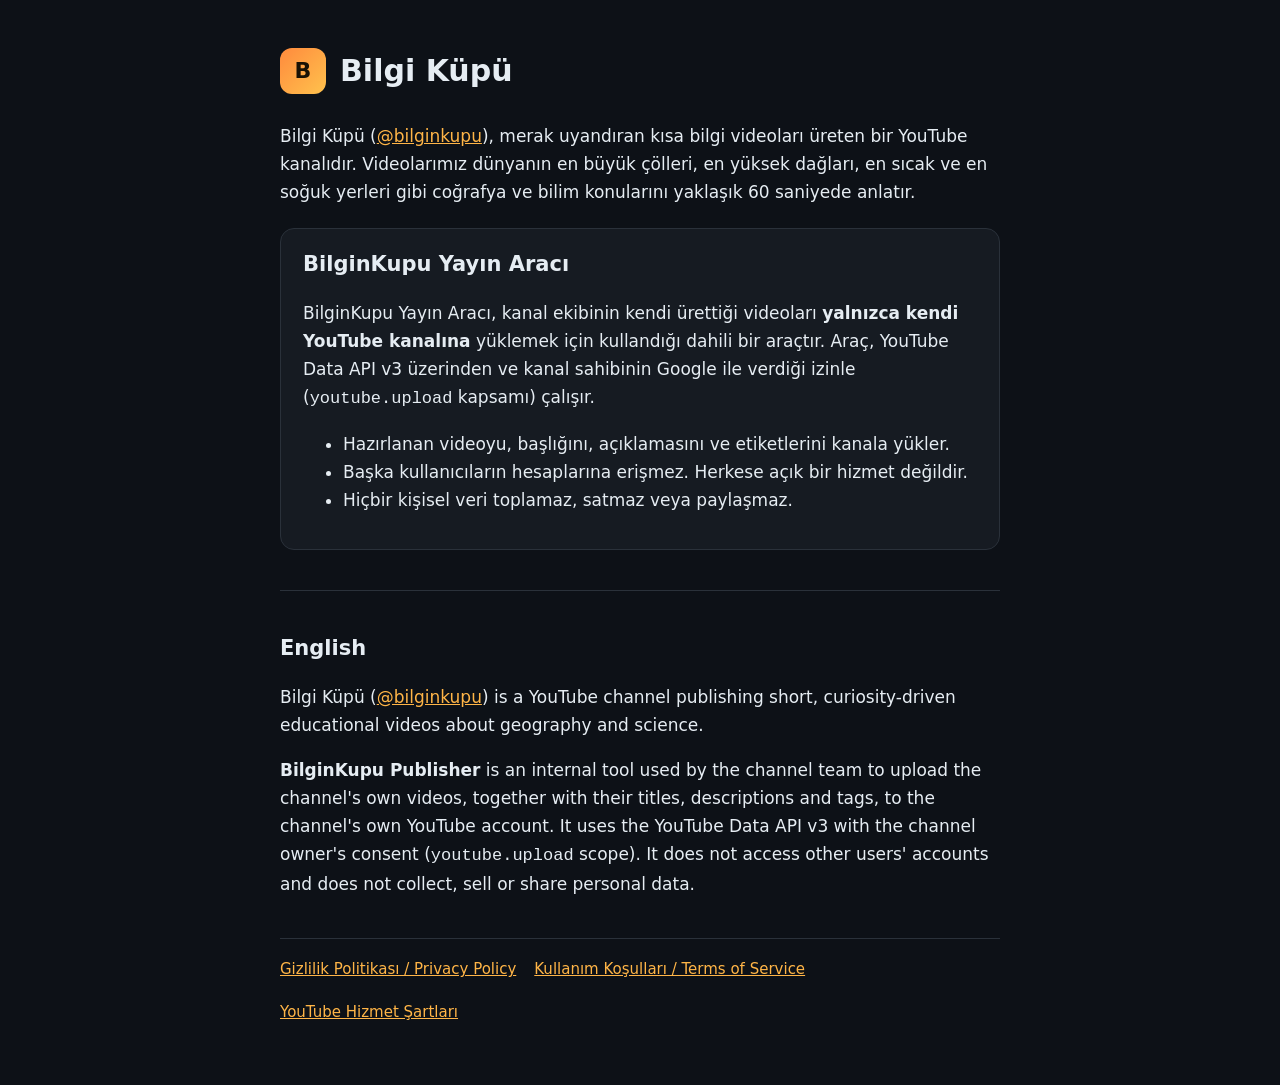
<file: index.html>
<!doctype html>
<html lang="tr">
<head>
  <meta charset="utf-8">
  <meta name="viewport" content="width=device-width, initial-scale=1">
  <title>Bilgi Küpü</title>
  <meta name="description" content="BilginKupu: merak uyandıran kısa bilgi videoları ve kanalın kendi videolarını yükleyen yayın aracı.">
  <link rel="stylesheet" href="style.css">
</head>
<body>
<main>
  <header><div class="logo">B</div><h1>Bilgi Küpü</h1></header>

  <p>Bilgi Küpü (<a href="https://www.youtube.com/@bilginkupu">@bilginkupu</a>), merak uyandıran kısa bilgi videoları üreten bir YouTube kanalıdır. Videolarımız dünyanın en büyük çölleri, en yüksek dağları, en sıcak ve en soğuk yerleri gibi coğrafya ve bilim konularını yaklaşık 60 saniyede anlatır.</p>

  <div class="card">
    <h2 style="margin-top:0">BilginKupu Yayın Aracı</h2>
    <p>BilginKupu Yayın Aracı, kanal ekibinin kendi ürettiği videoları <strong>yalnızca kendi YouTube kanalına</strong> yüklemek için kullandığı dahili bir araçtır. Araç, YouTube Data API v3 üzerinden ve kanal sahibinin Google ile verdiği izinle (<code>youtube.upload</code> kapsamı) çalışır.</p>
    <ul>
      <li>Hazırlanan videoyu, başlığını, açıklamasını ve etiketlerini kanala yükler.</li>
      <li>Başka kullanıcıların hesaplarına erişmez. Herkese açık bir hizmet değildir.</li>
      <li>Hiçbir kişisel veri toplamaz, satmaz veya paylaşmaz.</li>
    </ul>
  </div>

  <hr>
  <h2>English</h2>
  <p>Bilgi Küpü (<a href="https://www.youtube.com/@bilginkupu">@bilginkupu</a>) is a YouTube channel publishing short, curiosity-driven educational videos about geography and science.</p>
  <p><strong>BilginKupu Publisher</strong> is an internal tool used by the channel team to upload the channel's own videos, together with their titles, descriptions and tags, to the channel's own YouTube account. It uses the YouTube Data API v3 with the channel owner's consent (<code>youtube.upload</code> scope). It does not access other users' accounts and does not collect, sell or share personal data.</p>

  <nav>
    <a href="privacy.html">Gizlilik Politikası / Privacy Policy</a>
    <a href="terms.html">Kullanım Koşulları / Terms of Service</a>
    <a href="https://www.youtube.com/t/terms">YouTube Hizmet Şartları</a>
  </nav>
</main>
</body>
</html>
</file>
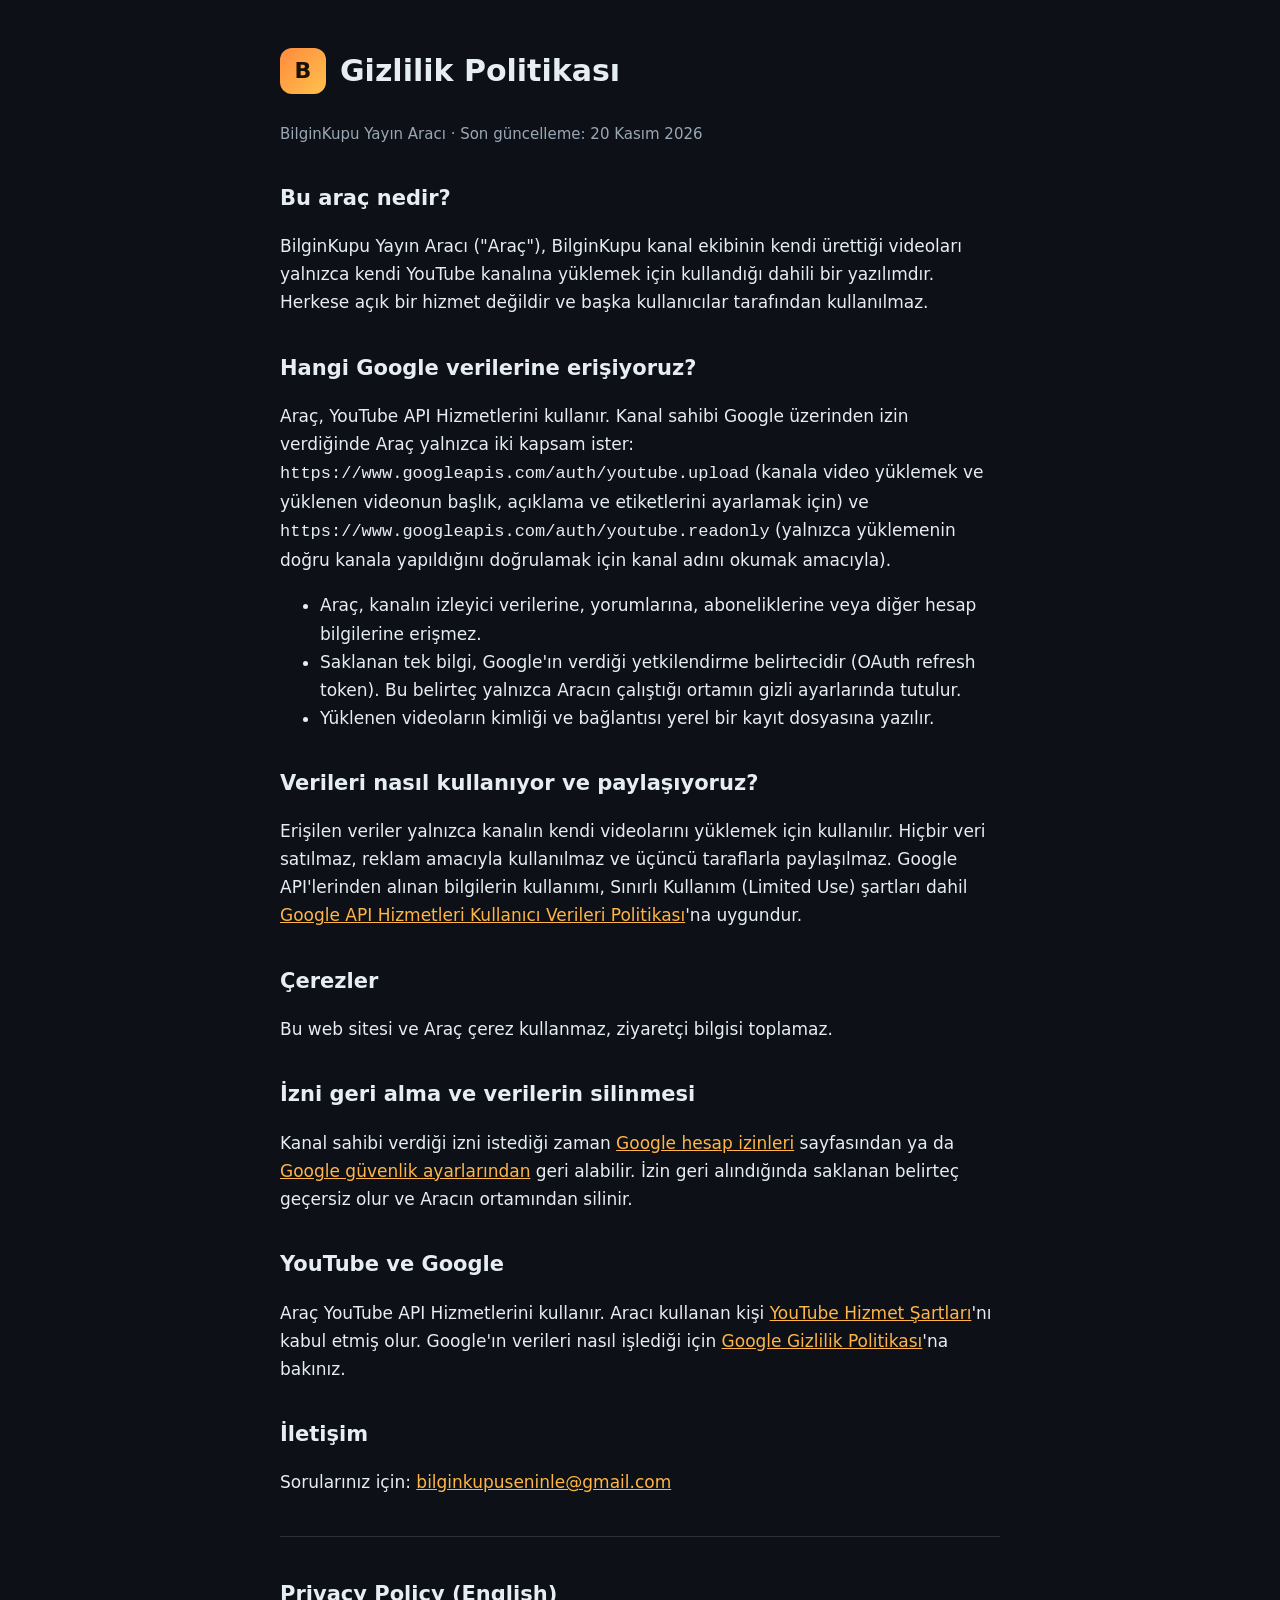
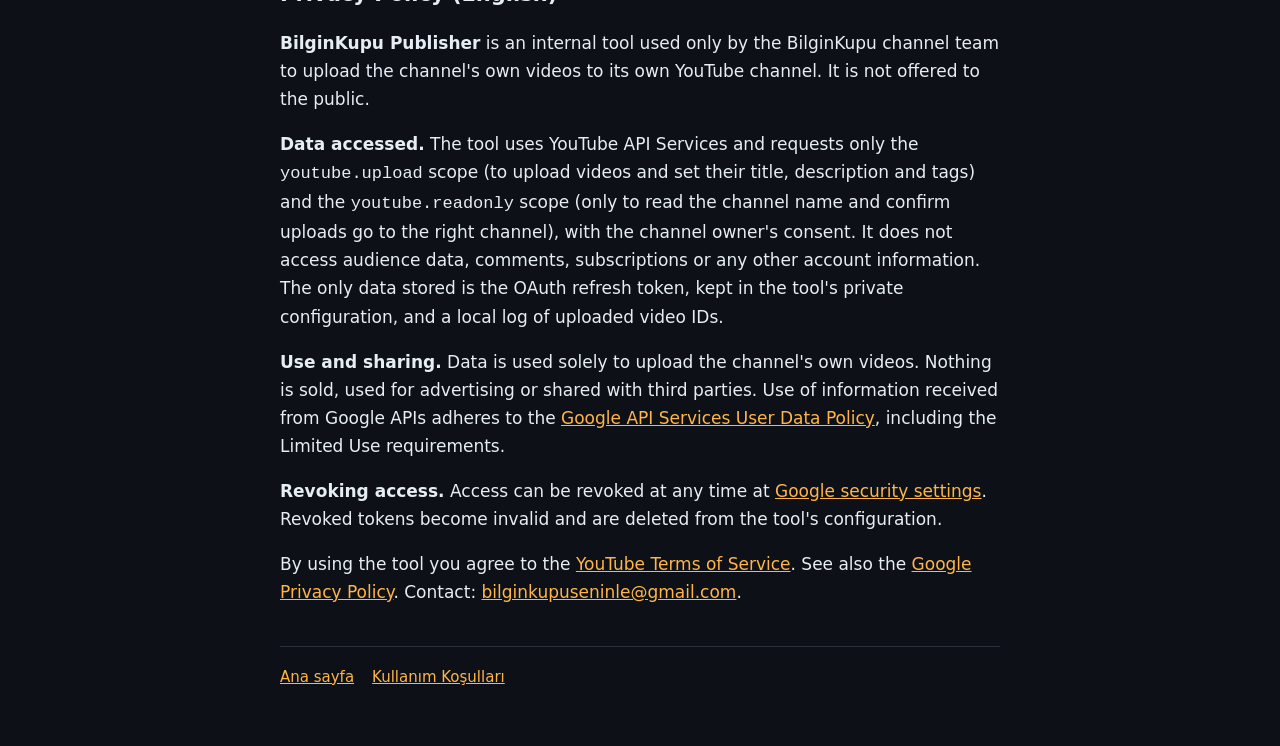
<file: privacy.html>
<!doctype html>
<html lang="tr">
<head>
  <meta charset="utf-8">
  <meta name="viewport" content="width=device-width, initial-scale=1">
  <title>Gizlilik Politikası</title>
  <meta name="description" content="BilginKupu Yayın Aracı gizlilik politikası.">
  <link rel="stylesheet" href="style.css">
</head>
<body>
<main>
  <header><div class="logo">B</div><h1>Gizlilik Politikası</h1></header>
  <p class="muted">BilginKupu Yayın Aracı · Son güncelleme: 20 Kasım 2026</p>

  <h2>Bu araç nedir?</h2>
  <p>BilginKupu Yayın Aracı ("Araç"), BilginKupu kanal ekibinin kendi ürettiği videoları yalnızca kendi YouTube kanalına yüklemek için kullandığı dahili bir yazılımdır. Herkese açık bir hizmet değildir ve başka kullanıcılar tarafından kullanılmaz.</p>

  <h2>Hangi Google verilerine erişiyoruz?</h2>
  <p>Araç, YouTube API Hizmetlerini kullanır. Kanal sahibi Google üzerinden izin verdiğinde Araç yalnızca iki kapsam ister: <code>https://www.googleapis.com/auth/youtube.upload</code> (kanala video yüklemek ve yüklenen videonun başlık, açıklama ve etiketlerini ayarlamak için) ve <code>https://www.googleapis.com/auth/youtube.readonly</code> (yalnızca yüklemenin doğru kanala yapıldığını doğrulamak için kanal adını okumak amacıyla).</p>
  <ul>
    <li>Araç, kanalın izleyici verilerine, yorumlarına, aboneliklerine veya diğer hesap bilgilerine erişmez.</li>
    <li>Saklanan tek bilgi, Google'ın verdiği yetkilendirme belirtecidir (OAuth refresh token). Bu belirteç yalnızca Aracın çalıştığı ortamın gizli ayarlarında tutulur.</li>
    <li>Yüklenen videoların kimliği ve bağlantısı yerel bir kayıt dosyasına yazılır.</li>
  </ul>

  <h2>Verileri nasıl kullanıyor ve paylaşıyoruz?</h2>
  <p>Erişilen veriler yalnızca kanalın kendi videolarını yüklemek için kullanılır. Hiçbir veri satılmaz, reklam amacıyla kullanılmaz ve üçüncü taraflarla paylaşılmaz. Google API'lerinden alınan bilgilerin kullanımı, Sınırlı Kullanım (Limited Use) şartları dahil <a href="https://developers.google.com/terms/api-services-user-data-policy">Google API Hizmetleri Kullanıcı Verileri Politikası</a>'na uygundur.</p>

  <h2>Çerezler</h2>
  <p>Bu web sitesi ve Araç çerez kullanmaz, ziyaretçi bilgisi toplamaz.</p>

  <h2>İzni geri alma ve verilerin silinmesi</h2>
  <p>Kanal sahibi verdiği izni istediği zaman <a href="https://myaccount.google.com/permissions">Google hesap izinleri</a> sayfasından ya da <a href="https://security.google.com/settings/security/permissions">Google güvenlik ayarlarından</a> geri alabilir. İzin geri alındığında saklanan belirteç geçersiz olur ve Aracın ortamından silinir.</p>

  <h2>YouTube ve Google</h2>
  <p>Araç YouTube API Hizmetlerini kullanır. Aracı kullanan kişi <a href="https://www.youtube.com/t/terms">YouTube Hizmet Şartları</a>'nı kabul etmiş olur. Google'ın verileri nasıl işlediği için <a href="https://policies.google.com/privacy">Google Gizlilik Politikası</a>'na bakınız.</p>

  <h2>İletişim</h2>
  <p>Sorularınız için: <a href="mailto:bilginkupuseninle@gmail.com">bilginkupuseninle@gmail.com</a></p>

  <hr>
  <h2>Privacy Policy (English)</h2>
  <p><strong>BilginKupu Publisher</strong> is an internal tool used only by the BilginKupu channel team to upload the channel's own videos to its own YouTube channel. It is not offered to the public.</p>
  <p><strong>Data accessed.</strong> The tool uses YouTube API Services and requests only the <code>youtube.upload</code> scope (to upload videos and set their title, description and tags) and the <code>youtube.readonly</code> scope (only to read the channel name and confirm uploads go to the right channel), with the channel owner's consent. It does not access audience data, comments, subscriptions or any other account information. The only data stored is the OAuth refresh token, kept in the tool's private configuration, and a local log of uploaded video IDs.</p>
  <p><strong>Use and sharing.</strong> Data is used solely to upload the channel's own videos. Nothing is sold, used for advertising or shared with third parties. Use of information received from Google APIs adheres to the <a href="https://developers.google.com/terms/api-services-user-data-policy">Google API Services User Data Policy</a>, including the Limited Use requirements.</p>
  <p><strong>Revoking access.</strong> Access can be revoked at any time at <a href="https://security.google.com/settings/security/permissions">Google security settings</a>. Revoked tokens become invalid and are deleted from the tool's configuration.</p>
  <p>By using the tool you agree to the <a href="https://www.youtube.com/t/terms">YouTube Terms of Service</a>. See also the <a href="https://policies.google.com/privacy">Google Privacy Policy</a>. Contact: <a href="mailto:bilginkupuseninle@gmail.com">bilginkupuseninle@gmail.com</a>.</p>

  <nav><a href="index.html">Ana sayfa</a><a href="terms.html">Kullanım Koşulları</a></nav>
</main>
</body>
</html>
</file>
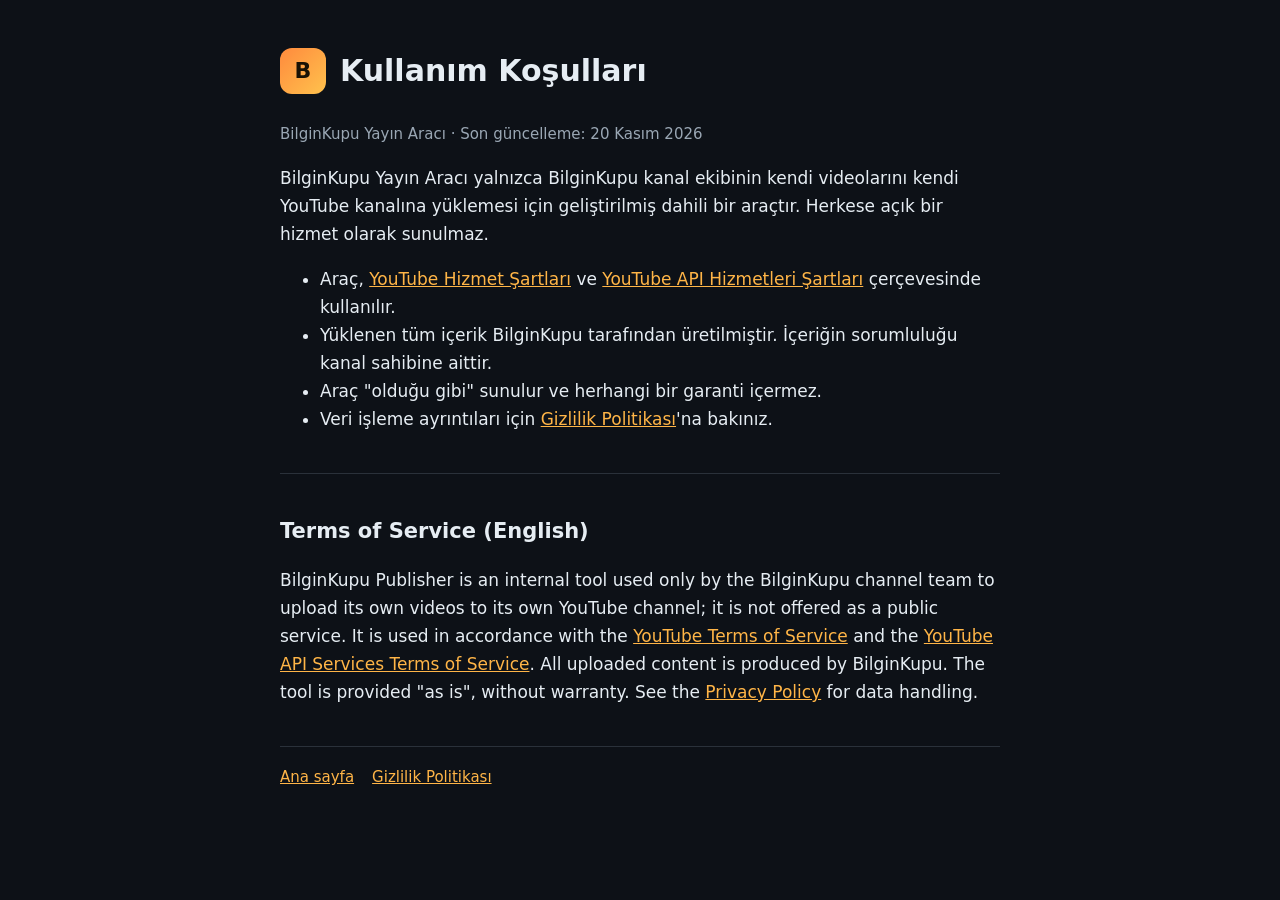
<file: terms.html>
<!doctype html>
<html lang="tr">
<head>
  <meta charset="utf-8">
  <meta name="viewport" content="width=device-width, initial-scale=1">
  <title>Kullanım Koşulları</title>
  <meta name="description" content="BilginKupu Yayın Aracı kullanım koşulları.">
  <link rel="stylesheet" href="style.css">
</head>
<body>
<main>
  <header><div class="logo">B</div><h1>Kullanım Koşulları</h1></header>
  <p class="muted">BilginKupu Yayın Aracı · Son güncelleme: 20 Kasım 2026</p>

  <p>BilginKupu Yayın Aracı yalnızca BilginKupu kanal ekibinin kendi videolarını kendi YouTube kanalına yüklemesi için geliştirilmiş dahili bir araçtır. Herkese açık bir hizmet olarak sunulmaz.</p>
  <ul>
    <li>Araç, <a href="https://www.youtube.com/t/terms">YouTube Hizmet Şartları</a> ve <a href="https://developers.google.com/youtube/terms/api-services-terms-of-service">YouTube API Hizmetleri Şartları</a> çerçevesinde kullanılır.</li>
    <li>Yüklenen tüm içerik BilginKupu tarafından üretilmiştir. İçeriğin sorumluluğu kanal sahibine aittir.</li>
    <li>Araç "olduğu gibi" sunulur ve herhangi bir garanti içermez.</li>
    <li>Veri işleme ayrıntıları için <a href="privacy.html">Gizlilik Politikası</a>'na bakınız.</li>
  </ul>

  <hr>
  <h2>Terms of Service (English)</h2>
  <p>BilginKupu Publisher is an internal tool used only by the BilginKupu channel team to upload its own videos to its own YouTube channel; it is not offered as a public service. It is used in accordance with the <a href="https://www.youtube.com/t/terms">YouTube Terms of Service</a> and the <a href="https://developers.google.com/youtube/terms/api-services-terms-of-service">YouTube API Services Terms of Service</a>. All uploaded content is produced by BilginKupu. The tool is provided "as is", without warranty. See the <a href="privacy.html">Privacy Policy</a> for data handling.</p>

  <nav><a href="index.html">Ana sayfa</a><a href="privacy.html">Gizlilik Politikası</a></nav>
</main>
</body>
</html>
</file>
<file: style.css>
:root { --bg: #0d1117; --fg: #e6edf3; --muted: #9aa7b4; --acc: #ffb547; --card: #161b22; --line: #2a313a; }
* { box-sizing: border-box; }
body { margin: 0; background: var(--bg); color: var(--fg); font: 17px/1.65 system-ui, -apple-system, "Segoe UI", Roboto, sans-serif; }
main { max-width: 760px; margin: 0 auto; padding: 48px 20px 64px; }
header { display: flex; align-items: center; gap: 14px; margin-bottom: 28px; }
.logo { width: 46px; height: 46px; border-radius: 12px; background: linear-gradient(135deg, #ff8a3d, #ffc24d); display: grid; place-items: center; font-weight: 900; color: #1a1205; font-size: 22px; }
h1 { font-size: 30px; margin: 0; line-height: 1.2; }
h2 { font-size: 21px; margin: 34px 0 8px; }
p, li { color: var(--fg); }
.muted { color: var(--muted); font-size: 15px; }
a { color: var(--acc); }
.card { background: var(--card); border: 1px solid var(--line); border-radius: 14px; padding: 18px 22px; margin: 22px 0; }
nav { display: flex; flex-wrap: wrap; gap: 18px; margin-top: 40px; padding-top: 18px; border-top: 1px solid var(--line); font-size: 15px; }
hr { border: 0; border-top: 1px solid var(--line); margin: 40px 0; }
</file>
